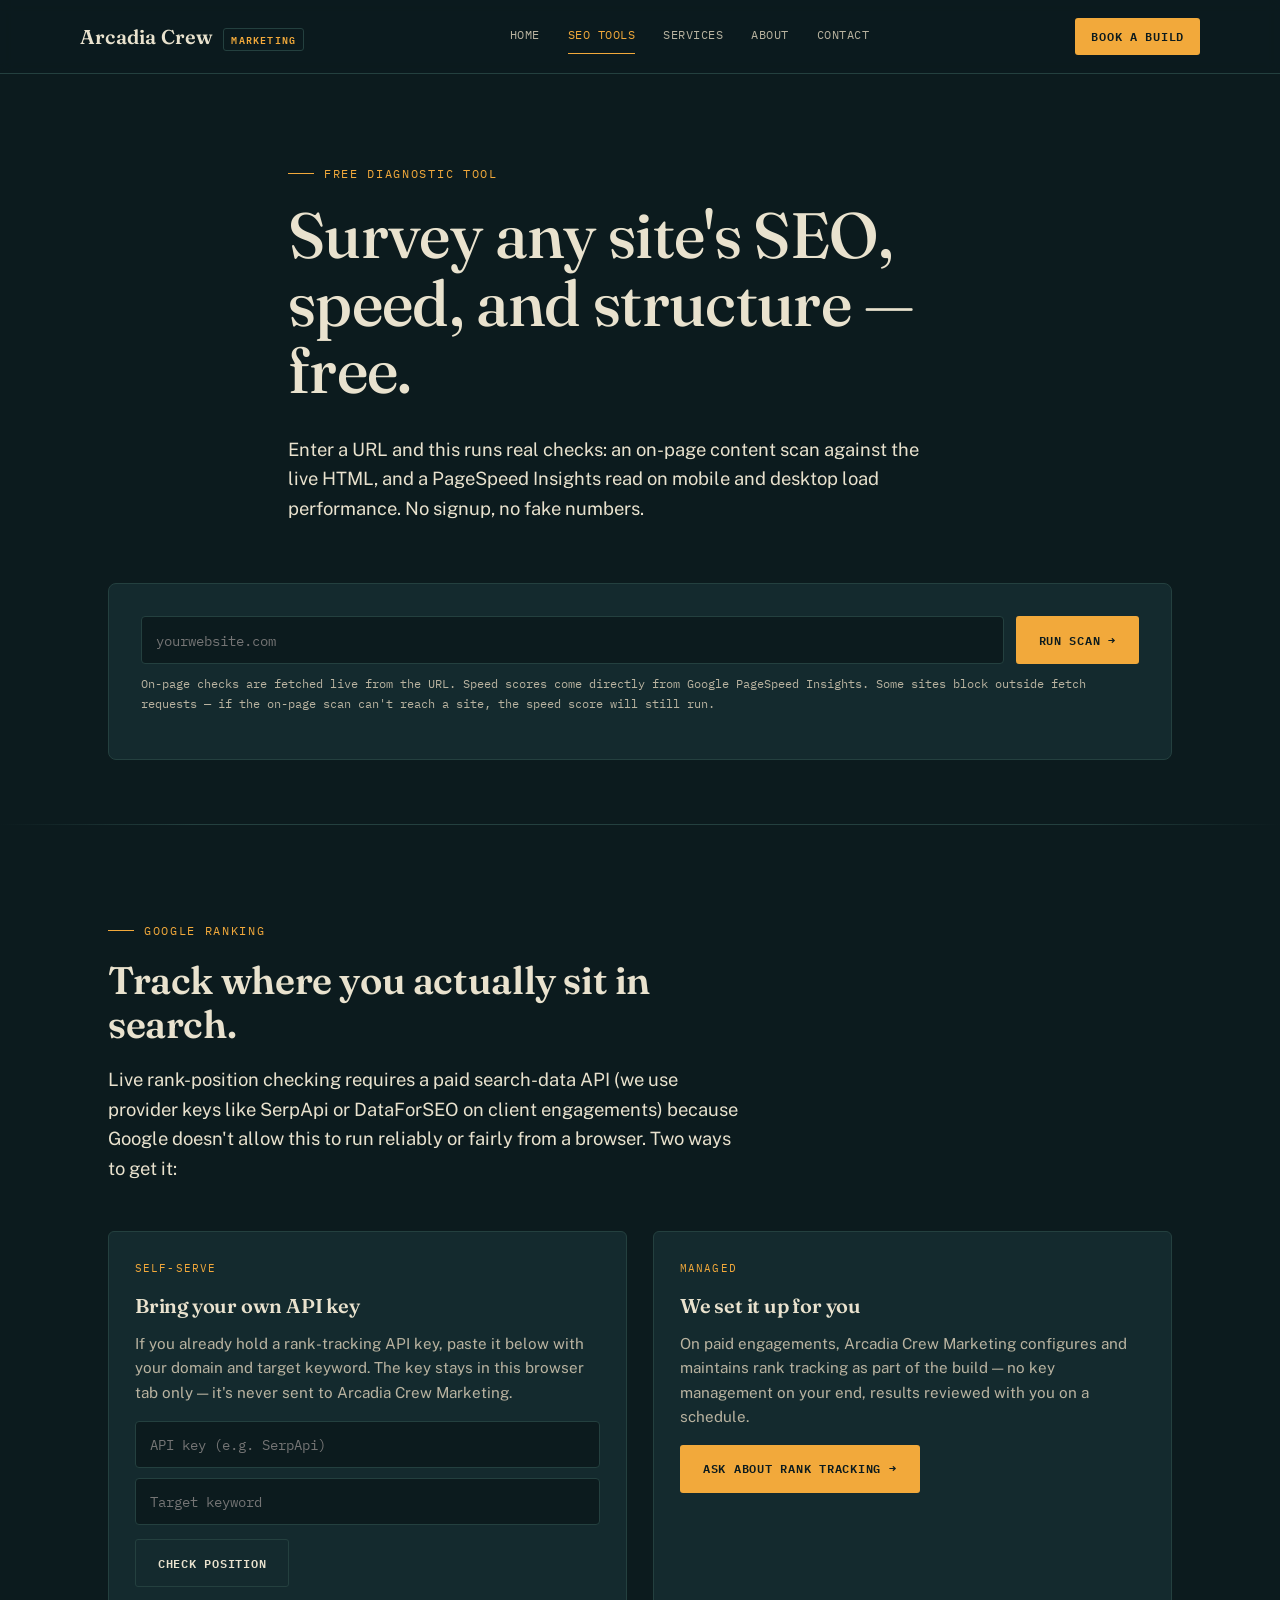
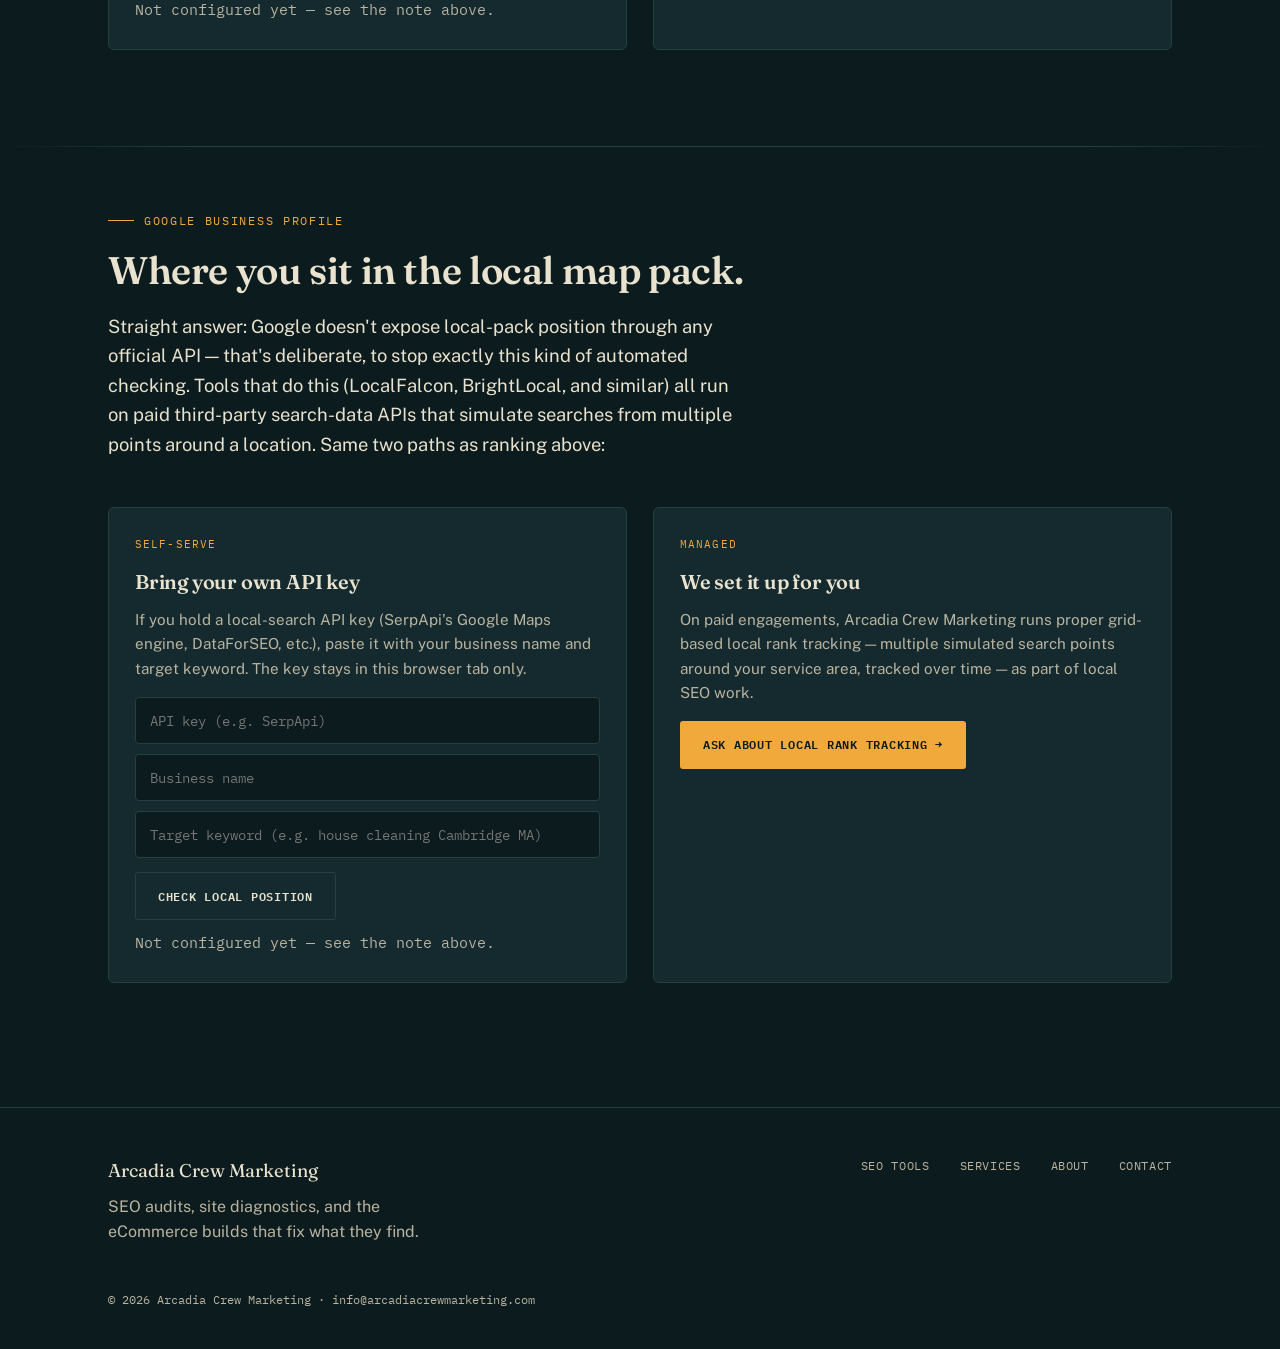
<file: index.html>
<!DOCTYPE html>
<html lang="en">
<head>
<meta charset="UTF-8">
<meta name="viewport" content="width=device-width, initial-scale=1.0">
<title>Free SEO, Speed &amp; Ranking Audit — Arcadia Crew Marketing</title>
<meta name="description" content="Run a free on-page SEO, off-page, PageSpeed, and Google ranking audit on any website with Arcadia Crew Marketing's diagnostic tool.">
<link rel="stylesheet" href="style.css">
</head>
<body>

<header class="site">
  <div class="wrap nav">
    <a href="index.html" class="brand">Arcadia Crew <span>Marketing</span></a>
    <nav class="links">
      <a href="index.html">Home</a>
      <a href="tools.html" class="active">SEO Tools</a>
      <a href="services.html">Services</a>
      <a href="about.html">About</a>
      <a href="contact.html">Contact</a>
    </nav>
    <a href="contact.html" class="nav-cta">Book a build</a>
  </div>
</header>

<section class="hero" style="padding-bottom:30px;">
  <div class="wrap" style="max-width:760px;">
    <p class="eyebrow">Free diagnostic tool</p>
    <h1>Survey any site's SEO, speed, and structure — free.</h1>
    <p class="lede">Enter a URL and this runs real checks: an on-page content scan against the live HTML, and a PageSpeed Insights read on mobile and desktop load performance. No signup, no fake numbers.</p>
  </div>
</section>

<section class="tight" style="padding-top:0;">
  <div class="wrap">
    <div class="tool-panel">
      <div class="field-row">
        <input type="text" id="urlInput" placeholder="yourwebsite.com" autocomplete="off">
        <button class="btn btn-primary" id="scanBtn" type="button">Run scan →</button>
      </div>
      <p class="tool-note">On-page checks are fetched live from the URL. Speed scores come directly from Google PageSpeed Insights. Some sites block outside fetch requests — if the on-page scan can't reach a site, the speed score will still run.</p>

      <div class="loading" id="loadingRow"><span class="spinner"></span> Surveying the terrain — this can take up to 30 seconds…</div>
      <div class="error-box" id="errorBox"></div>

      <div class="report" id="report">

        <div class="score-card" id="overallCard" style="margin-bottom:20px; padding:28px;">
          <div class="score" id="scoreOverall" style="font-size:3.4rem;">–</div>
          <div class="lbl">Overall SEO score</div>
          <p class="tool-note" id="overallNote" style="margin-top:10px;"></p>
        </div>

        <div class="report-grid">
          <div class="score-card">
            <div class="score" id="scoreMobile">–</div>
            <div class="lbl">Mobile speed</div>
          </div>
          <div class="score-card">
            <div class="score" id="scoreDesktop">–</div>
            <div class="lbl">Desktop speed</div>
          </div>
          <div class="score-card">
            <div class="score" id="scoreOnpage">–</div>
            <div class="lbl">On-page score</div>
          </div>
        </div>

        <h3>On-page findings</h3>
        <ul class="check-list" id="onpageList"></ul>

      </div>
    </div>
  </div>
</section>

<hr class="divider">

<section>
  <div class="wrap">
    <div class="section-head">
      <p class="eyebrow">Google ranking</p>
      <h2>Track where you actually sit in search.</h2>
      <p class="lede">Live rank-position checking requires a paid search-data API (we use provider keys like SerpApi or DataForSEO on client engagements) because Google doesn't allow this to run reliably or fairly from a browser. Two ways to get it:</p>
    </div>
    <div class="grid-2">
      <div class="card">
        <span class="tag">Self-serve</span>
        <h3>Bring your own API key</h3>
        <p>If you already hold a rank-tracking API key, paste it below with your domain and target keyword. The key stays in this browser tab only — it's never sent to Arcadia Crew Marketing.</p>
        <div class="field-row" style="margin-top:16px;">
          <input type="text" id="rankKey" placeholder="API key (e.g. SerpApi)">
        </div>
        <div class="field-row" style="margin-top:10px;">
          <input type="text" id="rankKeyword" placeholder="Target keyword">
        </div>
        <div style="margin-top:14px;">
          <button class="btn btn-ghost" id="rankBtn" type="button">Check position</button>
        </div>
        <p class="tool-note" id="rankNote">Not configured yet — see the note above.</p>
      </div>
      <div class="card">
        <span class="tag">Managed</span>
        <h3>We set it up for you</h3>
        <p>On paid engagements, Arcadia Crew Marketing configures and maintains rank tracking as part of the build — no key management on your end, results reviewed with you on a schedule.</p>
        <a href="contact.html" class="btn btn-primary" style="margin-top:16px;">Ask about rank tracking →</a>
      </div>
    </div>
  </div>
</section>

<hr class="divider">

<section class="tight">
  <div class="wrap">
    <div class="section-head">
      <p class="eyebrow">Google Business Profile</p>
      <h2>Where you sit in the local map pack.</h2>
      <p class="lede">Straight answer: Google doesn't expose local-pack position through any official API — that's deliberate, to stop exactly this kind of automated checking. Tools that do this (LocalFalcon, BrightLocal, and similar) all run on paid third-party search-data APIs that simulate searches from multiple points around a location. Same two paths as ranking above:</p>
    </div>
    <div class="grid-2">
      <div class="card">
        <span class="tag">Self-serve</span>
        <h3>Bring your own API key</h3>
        <p>If you hold a local-search API key (SerpApi's Google Maps engine, DataForSEO, etc.), paste it with your business name and target keyword. The key stays in this browser tab only.</p>
        <div class="field-row" style="margin-top:16px;">
          <input type="text" id="gbpKey" placeholder="API key (e.g. SerpApi)">
        </div>
        <div class="field-row" style="margin-top:10px;">
          <input type="text" id="gbpBusiness" placeholder="Business name">
        </div>
        <div class="field-row" style="margin-top:10px;">
          <input type="text" id="gbpKeyword" placeholder="Target keyword (e.g. house cleaning Cambridge MA)">
        </div>
        <div style="margin-top:14px;">
          <button class="btn btn-ghost" id="gbpBtn" type="button">Check local position</button>
        </div>
        <p class="tool-note" id="gbpNote">Not configured yet — see the note above.</p>
      </div>
      <div class="card">
        <span class="tag">Managed</span>
        <h3>We set it up for you</h3>
        <p>On paid engagements, Arcadia Crew Marketing runs proper grid-based local rank tracking — multiple simulated search points around your service area, tracked over time — as part of local SEO work.</p>
        <a href="contact.html" class="btn btn-primary" style="margin-top:16px;">Ask about local rank tracking →</a>
      </div>
    </div>
  </div>
</section>

<footer>
  <div class="wrap footer-grid">
    <div>
      <div class="footer-brand">Arcadia Crew Marketing</div>
      <p style="margin-top:8px; max-width:36ch;">SEO audits, site diagnostics, and the eCommerce builds that fix what they find.</p>
    </div>
    <nav class="footer-links">
      <a href="tools.html">SEO Tools</a>
      <a href="services.html">Services</a>
      <a href="about.html">About</a>
      <a href="contact.html">Contact</a>
    </nav>
  </div>
  <div class="wrap footer-meta">© <span id="yr"></span> Arcadia Crew Marketing · info@arcadiacrewmarketing.com</div>
</footer>

<script src="script.js"></script>
</body>
</html>
</file>
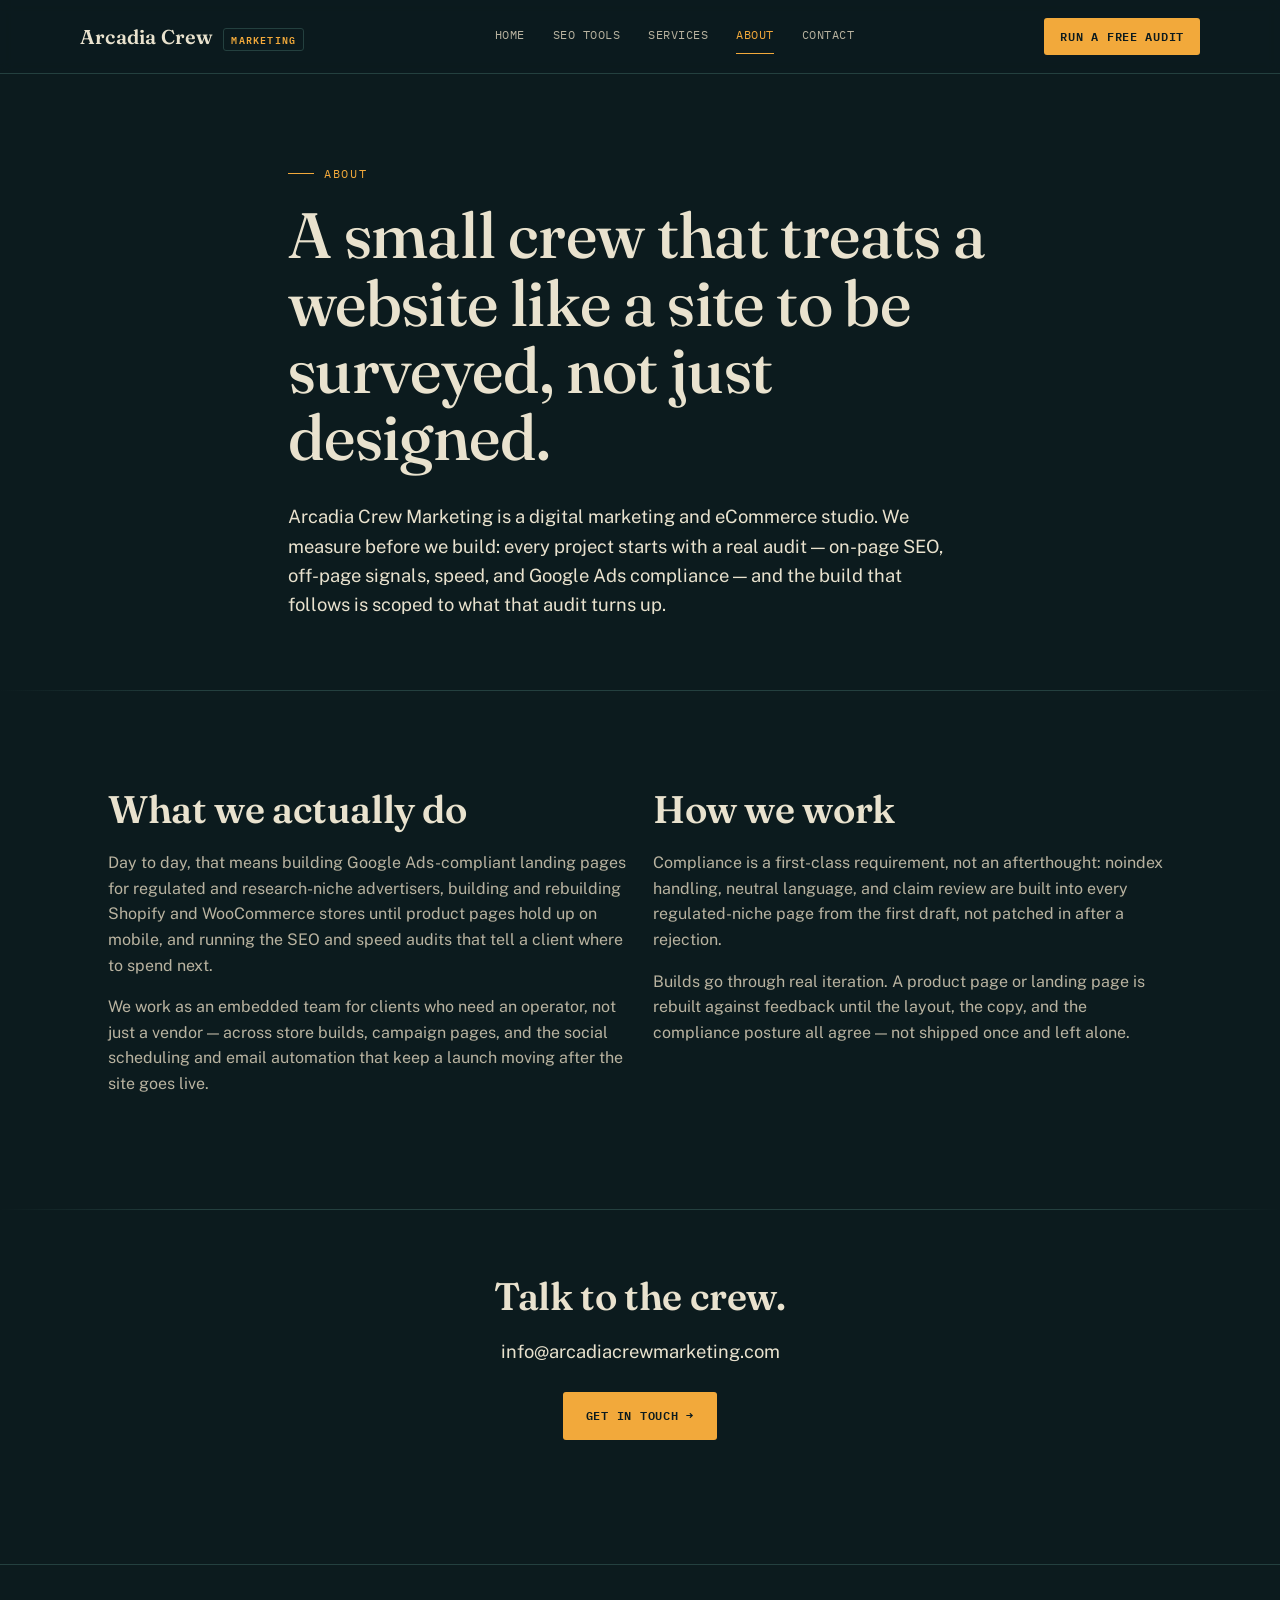
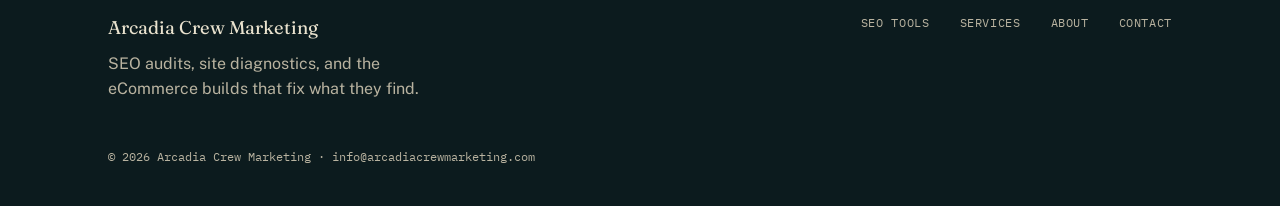
<file: about.html>
<!DOCTYPE html>
<html lang="en">
<head>
<meta charset="UTF-8">
<meta name="viewport" content="width=device-width, initial-scale=1.0">
<title>About — Arcadia Crew Marketing</title>
<meta name="description" content="Arcadia Crew Marketing is a freelance digital marketing and eCommerce studio building SEO-compliant landing pages, Shopify stores, and audit tooling.">
<link rel="stylesheet" href="style.css">
</head>
<body>

<header class="site">
  <div class="wrap nav">
    <a href="index.html" class="brand">Arcadia Crew <span>Marketing</span></a>
    <nav class="links">
      <a href="index.html">Home</a>
      <a href="tools.html">SEO Tools</a>
      <a href="services.html">Services</a>
      <a href="about.html" class="active">About</a>
      <a href="contact.html">Contact</a>
    </nav>
    <a href="tools.html" class="nav-cta">Run a free audit</a>
  </div>
</header>

<section class="hero" style="padding-bottom:40px;">
  <div class="wrap" style="max-width:760px;">
    <p class="eyebrow">About</p>
    <h1>A small crew that treats a website like a site to be surveyed, not just designed.</h1>
    <p class="lede">Arcadia Crew Marketing is a digital marketing and eCommerce studio. We measure before we build: every project starts with a real audit — on-page SEO, off-page signals, speed, and Google Ads compliance — and the build that follows is scoped to what that audit turns up.</p>
  </div>
</section>

<hr class="divider">

<section>
  <div class="wrap grid-2">
    <div>
      <h2>What we actually do</h2>
      <p>Day to day, that means building Google Ads-compliant landing pages for regulated and research-niche advertisers, building and rebuilding Shopify and WooCommerce stores until product pages hold up on mobile, and running the SEO and speed audits that tell a client where to spend next.</p>
      <p>We work as an embedded team for clients who need an operator, not just a vendor — across store builds, campaign pages, and the social scheduling and email automation that keep a launch moving after the site goes live.</p>
    </div>
    <div>
      <h2>How we work</h2>
      <p>Compliance is a first-class requirement, not an afterthought: noindex handling, neutral language, and claim review are built into every regulated-niche page from the first draft, not patched in after a rejection.</p>
      <p>Builds go through real iteration. A product page or landing page is rebuilt against feedback until the layout, the copy, and the compliance posture all agree — not shipped once and left alone.</p>
    </div>
  </div>
</section>

<hr class="divider">

<section class="tight" style="text-align:center;">
  <div class="wrap">
    <h2>Talk to the crew.</h2>
    <p class="lede" style="margin:0 auto 26px;">info@arcadiacrewmarketing.com</p>
    <a href="contact.html" class="btn btn-primary">Get in touch →</a>
  </div>
</section>

<footer>
  <div class="wrap footer-grid">
    <div>
      <div class="footer-brand">Arcadia Crew Marketing</div>
      <p style="margin-top:8px; max-width:36ch;">SEO audits, site diagnostics, and the eCommerce builds that fix what they find.</p>
    </div>
    <nav class="footer-links">
      <a href="tools.html">SEO Tools</a>
      <a href="services.html">Services</a>
      <a href="about.html">About</a>
      <a href="contact.html">Contact</a>
    </nav>
  </div>
  <div class="wrap footer-meta">© <span id="yr"></span> Arcadia Crew Marketing · info@arcadiacrewmarketing.com</div>
</footer>

<script src="script.js"></script>
</body>
</html>
</file>
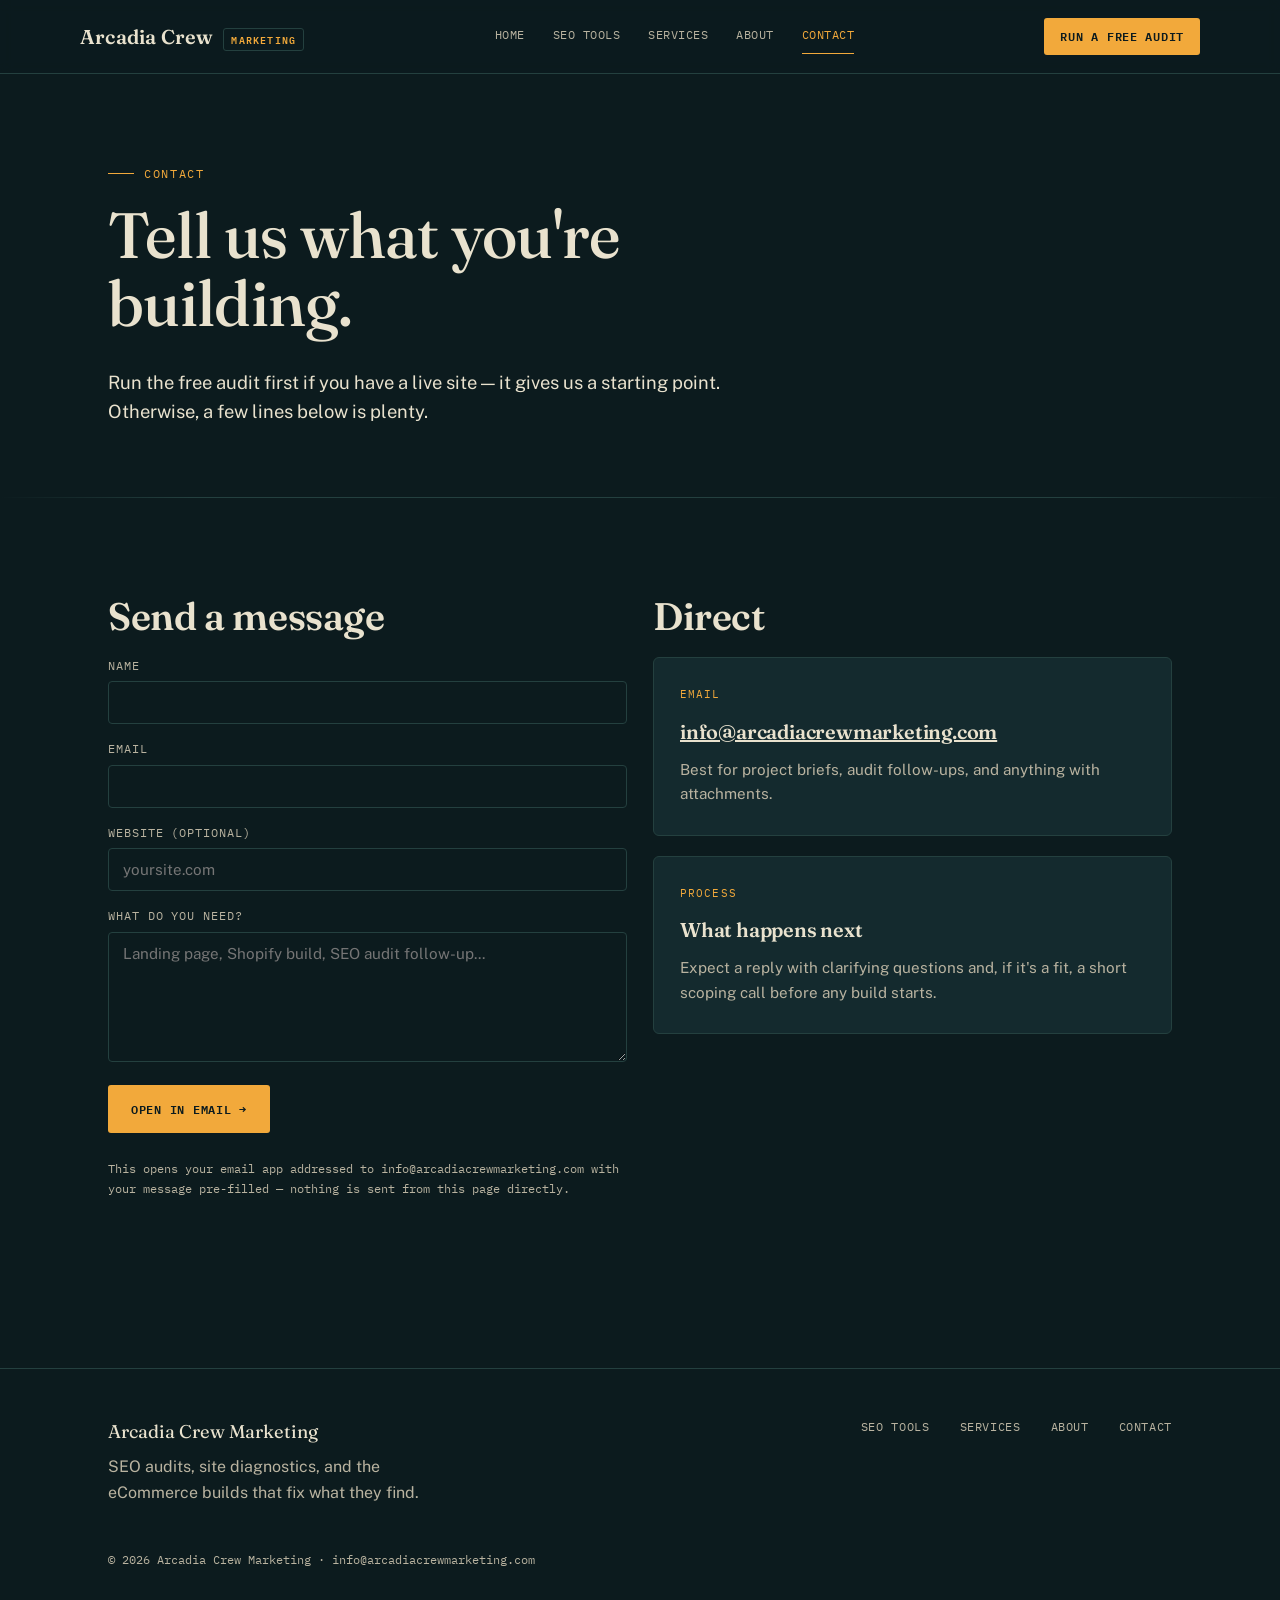
<file: contact.html>
<!DOCTYPE html>
<html lang="en">
<head>
<meta charset="UTF-8">
<meta name="viewport" content="width=device-width, initial-scale=1.0">
<title>Contact — Arcadia Crew Marketing</title>
<meta name="description" content="Get in touch with Arcadia Crew Marketing at info@arcadiacrewmarketing.com for SEO audits, landing pages, and eCommerce builds.">
<link rel="stylesheet" href="style.css">
</head>
<body>

<header class="site">
  <div class="wrap nav">
    <a href="index.html" class="brand">Arcadia Crew <span>Marketing</span></a>
    <nav class="links">
      <a href="index.html">Home</a>
      <a href="tools.html">SEO Tools</a>
      <a href="services.html">Services</a>
      <a href="about.html">About</a>
      <a href="contact.html" class="active">Contact</a>
    </nav>
    <a href="tools.html" class="nav-cta">Run a free audit</a>
  </div>
</header>

<section class="hero" style="padding-bottom:40px;">
  <div class="wrap">
    <p class="eyebrow">Contact</p>
    <h1 style="max-width:16ch;">Tell us what you're building.</h1>
    <p class="lede">Run the free audit first if you have a live site — it gives us a starting point. Otherwise, a few lines below is plenty.</p>
  </div>
</section>

<hr class="divider">

<section>
  <div class="wrap grid-2">
    <div>
      <h2>Send a message</h2>
      <form class="contact-form" id="contactForm">
        <div>
          <label for="name">Name</label>
          <input type="text" id="name" name="name" required>
        </div>
        <div>
          <label for="email">Email</label>
          <input type="email" id="email" name="email" required>
        </div>
        <div>
          <label for="site">Website (optional)</label>
          <input type="text" id="site" name="site" placeholder="yoursite.com">
        </div>
        <div>
          <label for="message">What do you need?</label>
          <textarea id="message" name="message" required placeholder="Landing page, Shopify build, SEO audit follow-up..."></textarea>
        </div>
        <button type="submit" class="btn btn-primary" style="align-self:flex-start;">Open in email →</button>
        <p class="tool-note">This opens your email app addressed to info@arcadiacrewmarketing.com with your message pre-filled — nothing is sent from this page directly.</p>
      </form>
    </div>
    <div>
      <h2>Direct</h2>
      <div class="card" style="margin-bottom:20px;">
        <span class="tag">Email</span>
        <h3><a href="mailto:info@arcadiacrewmarketing.com">info@arcadiacrewmarketing.com</a></h3>
        <p>Best for project briefs, audit follow-ups, and anything with attachments.</p>
      </div>
      <div class="card">
        <span class="tag">Process</span>
        <h3>What happens next</h3>
        <p>Expect a reply with clarifying questions and, if it's a fit, a short scoping call before any build starts.</p>
      </div>
    </div>
  </div>
</section>

<footer>
  <div class="wrap footer-grid">
    <div>
      <div class="footer-brand">Arcadia Crew Marketing</div>
      <p style="margin-top:8px; max-width:36ch;">SEO audits, site diagnostics, and the eCommerce builds that fix what they find.</p>
    </div>
    <nav class="footer-links">
      <a href="tools.html">SEO Tools</a>
      <a href="services.html">Services</a>
      <a href="about.html">About</a>
      <a href="contact.html">Contact</a>
    </nav>
  </div>
  <div class="wrap footer-meta">© <span id="yr"></span> Arcadia Crew Marketing · info@arcadiacrewmarketing.com</div>
</footer>

<script src="script.js"></script>
</body>
</html>
</file>
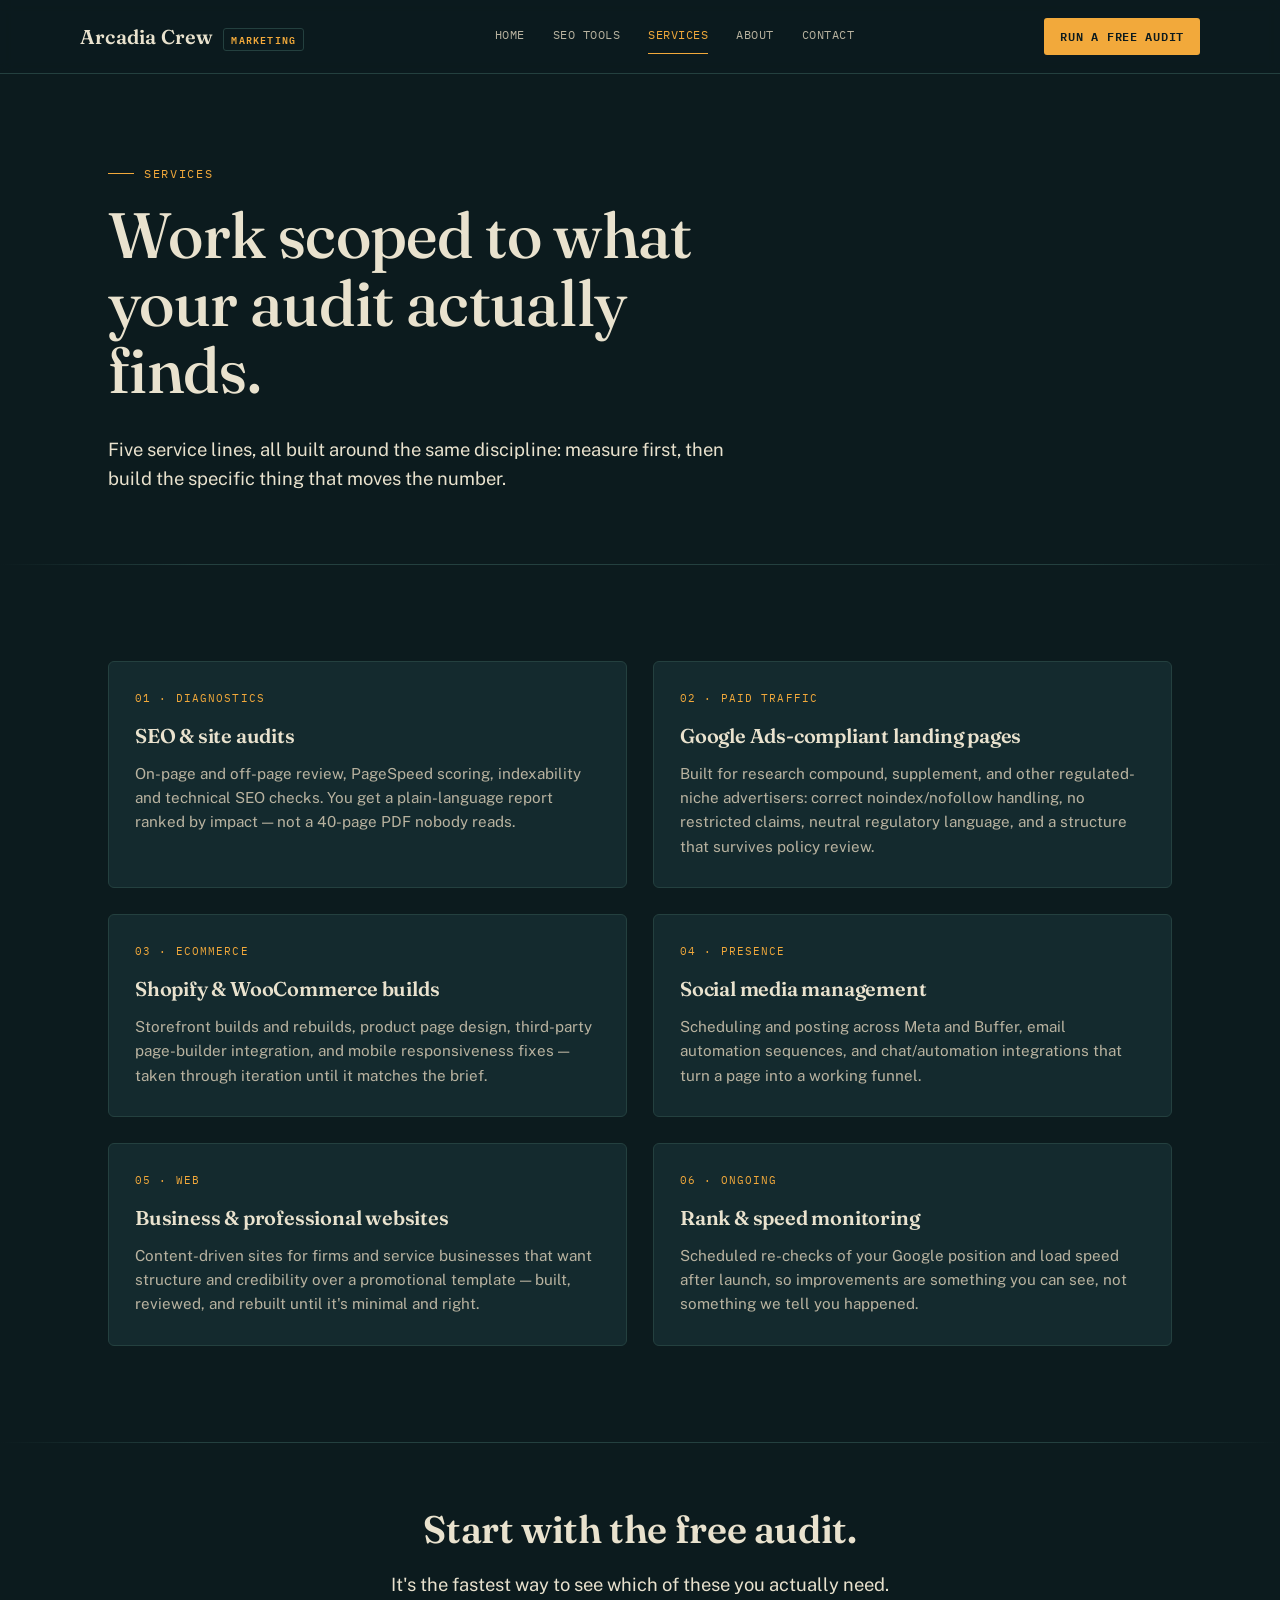
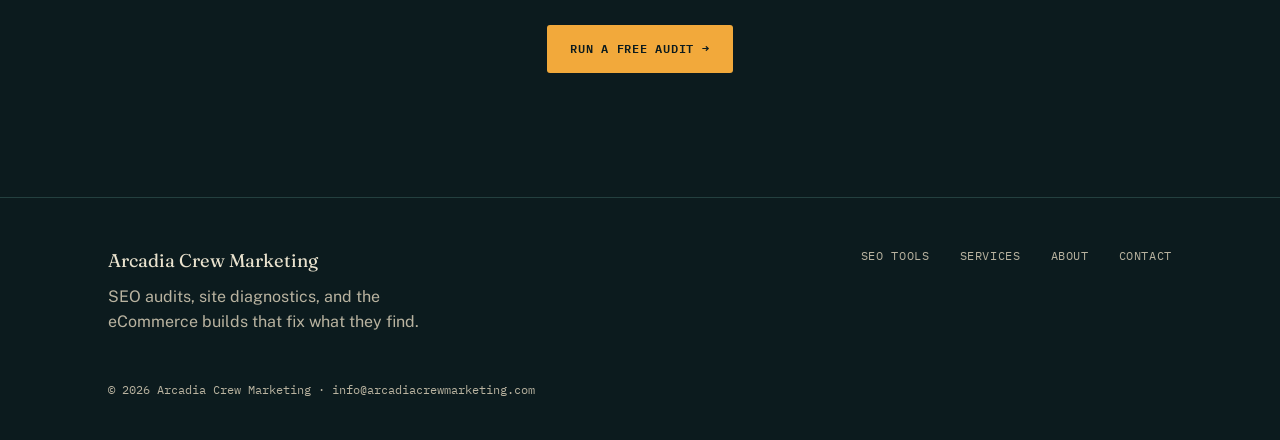
<file: services.html>
<!DOCTYPE html>
<html lang="en">
<head>
<meta charset="UTF-8">
<meta name="viewport" content="width=device-width, initial-scale=1.0">
<title>Services — Arcadia Crew Marketing</title>
<meta name="description" content="SEO audits, Google Ads-compliant landing pages, Shopify and WooCommerce builds, and social media management from Arcadia Crew Marketing.">
<link rel="stylesheet" href="style.css">
</head>
<body>

<header class="site">
  <div class="wrap nav">
    <a href="index.html" class="brand">Arcadia Crew <span>Marketing</span></a>
    <nav class="links">
      <a href="index.html">Home</a>
      <a href="tools.html">SEO Tools</a>
      <a href="services.html" class="active">Services</a>
      <a href="about.html">About</a>
      <a href="contact.html">Contact</a>
    </nav>
    <a href="tools.html" class="nav-cta">Run a free audit</a>
  </div>
</header>

<section class="hero" style="padding-bottom:40px;">
  <div class="wrap">
    <p class="eyebrow">Services</p>
    <h1 style="max-width:16ch;">Work scoped to what your audit actually finds.</h1>
    <p class="lede">Five service lines, all built around the same discipline: measure first, then build the specific thing that moves the number.</p>
  </div>
</section>

<hr class="divider">

<section>
  <div class="wrap grid-2">
    <div class="card">
      <span class="tag">01 · Diagnostics</span>
      <h3>SEO &amp; site audits</h3>
      <p>On-page and off-page review, PageSpeed scoring, indexability and technical SEO checks. You get a plain-language report ranked by impact — not a 40-page PDF nobody reads.</p>
    </div>
    <div class="card">
      <span class="tag">02 · Paid traffic</span>
      <h3>Google Ads-compliant landing pages</h3>
      <p>Built for research compound, supplement, and other regulated-niche advertisers: correct noindex/nofollow handling, no restricted claims, neutral regulatory language, and a structure that survives policy review.</p>
    </div>
    <div class="card">
      <span class="tag">03 · eCommerce</span>
      <h3>Shopify &amp; WooCommerce builds</h3>
      <p>Storefront builds and rebuilds, product page design, third-party page-builder integration, and mobile responsiveness fixes — taken through iteration until it matches the brief.</p>
    </div>
    <div class="card">
      <span class="tag">04 · Presence</span>
      <h3>Social media management</h3>
      <p>Scheduling and posting across Meta and Buffer, email automation sequences, and chat/automation integrations that turn a page into a working funnel.</p>
    </div>
    <div class="card">
      <span class="tag">05 · Web</span>
      <h3>Business &amp; professional websites</h3>
      <p>Content-driven sites for firms and service businesses that want structure and credibility over a promotional template — built, reviewed, and rebuilt until it's minimal and right.</p>
    </div>
    <div class="card">
      <span class="tag">06 · Ongoing</span>
      <h3>Rank &amp; speed monitoring</h3>
      <p>Scheduled re-checks of your Google position and load speed after launch, so improvements are something you can see, not something we tell you happened.</p>
    </div>
  </div>
</section>

<hr class="divider">

<section class="tight" style="text-align:center;">
  <div class="wrap">
    <h2>Start with the free audit.</h2>
    <p class="lede" style="margin:0 auto 26px;">It's the fastest way to see which of these you actually need.</p>
    <a href="tools.html" class="btn btn-primary">Run a free audit →</a>
  </div>
</section>

<footer>
  <div class="wrap footer-grid">
    <div>
      <div class="footer-brand">Arcadia Crew Marketing</div>
      <p style="margin-top:8px; max-width:36ch;">SEO audits, site diagnostics, and the eCommerce builds that fix what they find.</p>
    </div>
    <nav class="footer-links">
      <a href="tools.html">SEO Tools</a>
      <a href="services.html">Services</a>
      <a href="about.html">About</a>
      <a href="contact.html">Contact</a>
    </nav>
  </div>
  <div class="wrap footer-meta">© <span id="yr"></span> Arcadia Crew Marketing · info@arcadiacrewmarketing.com</div>
</footer>

<script src="script.js"></script>
</body>
</html>
</file>
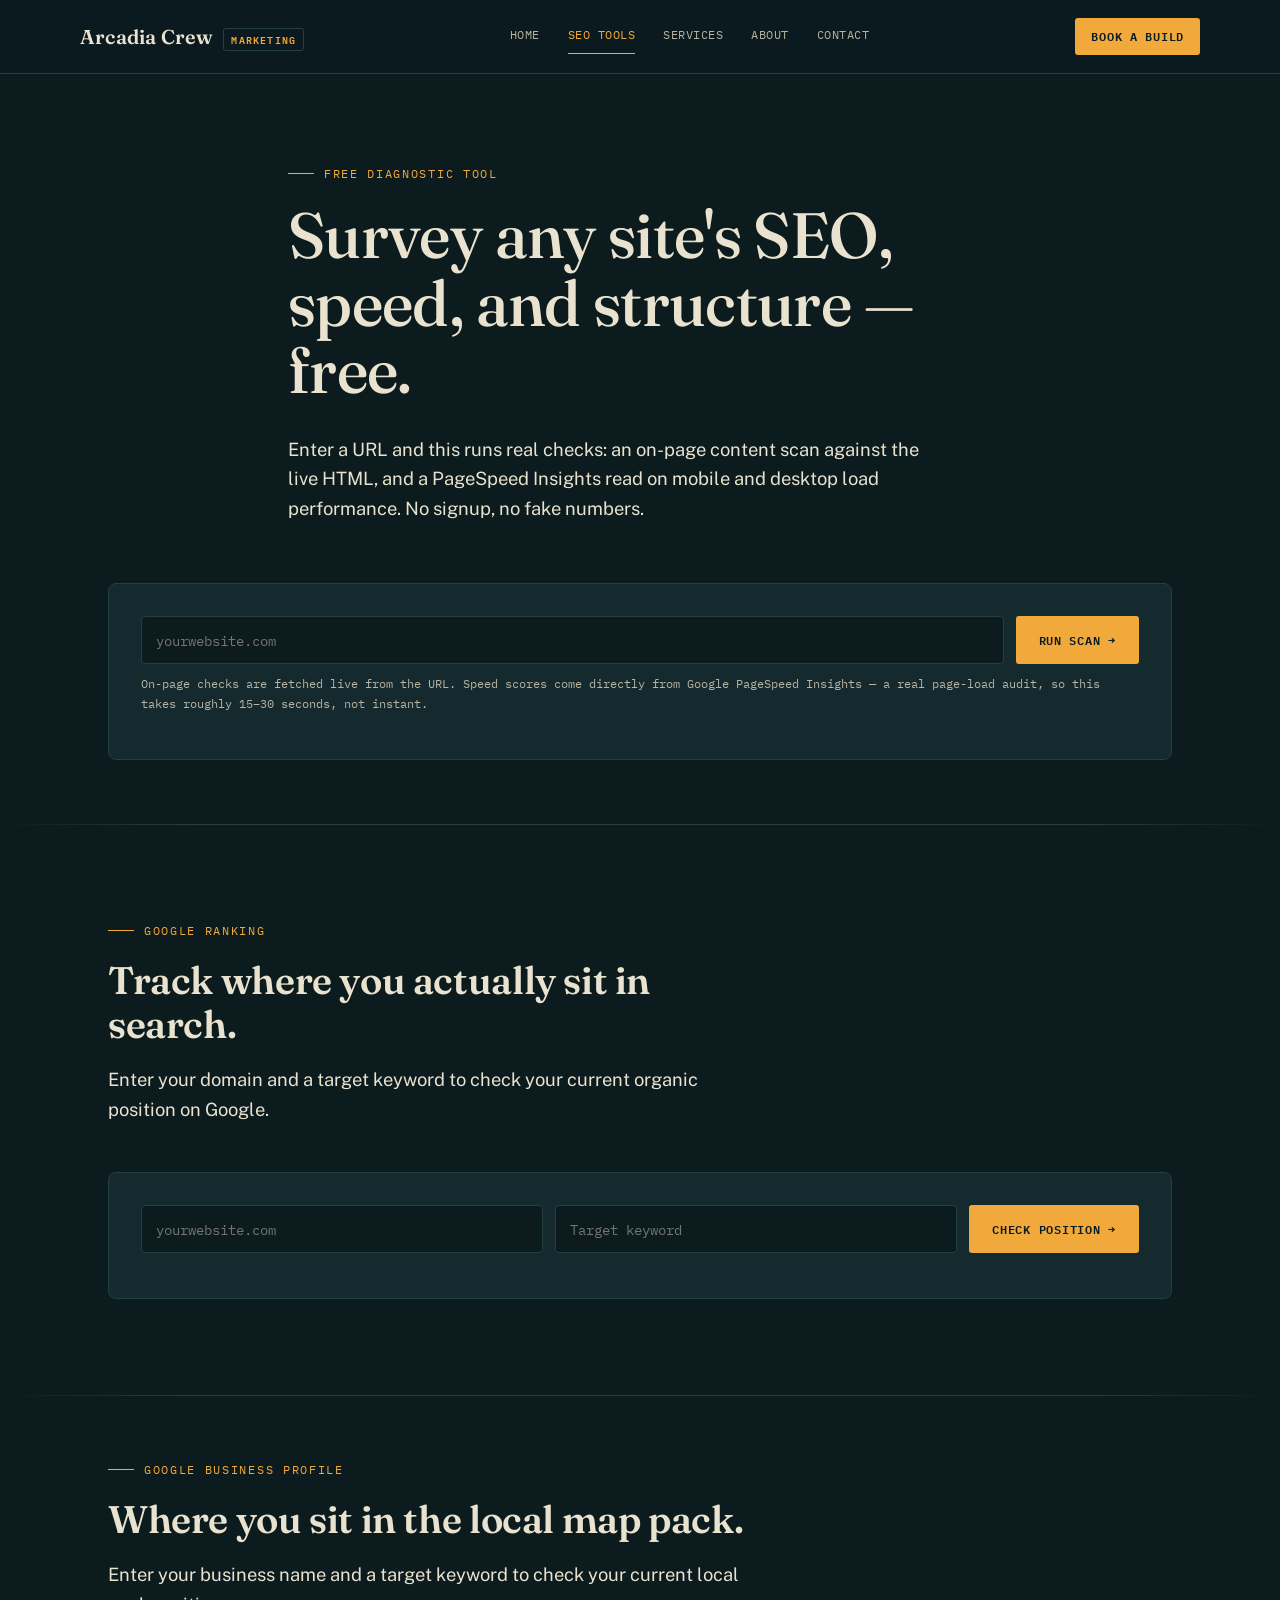
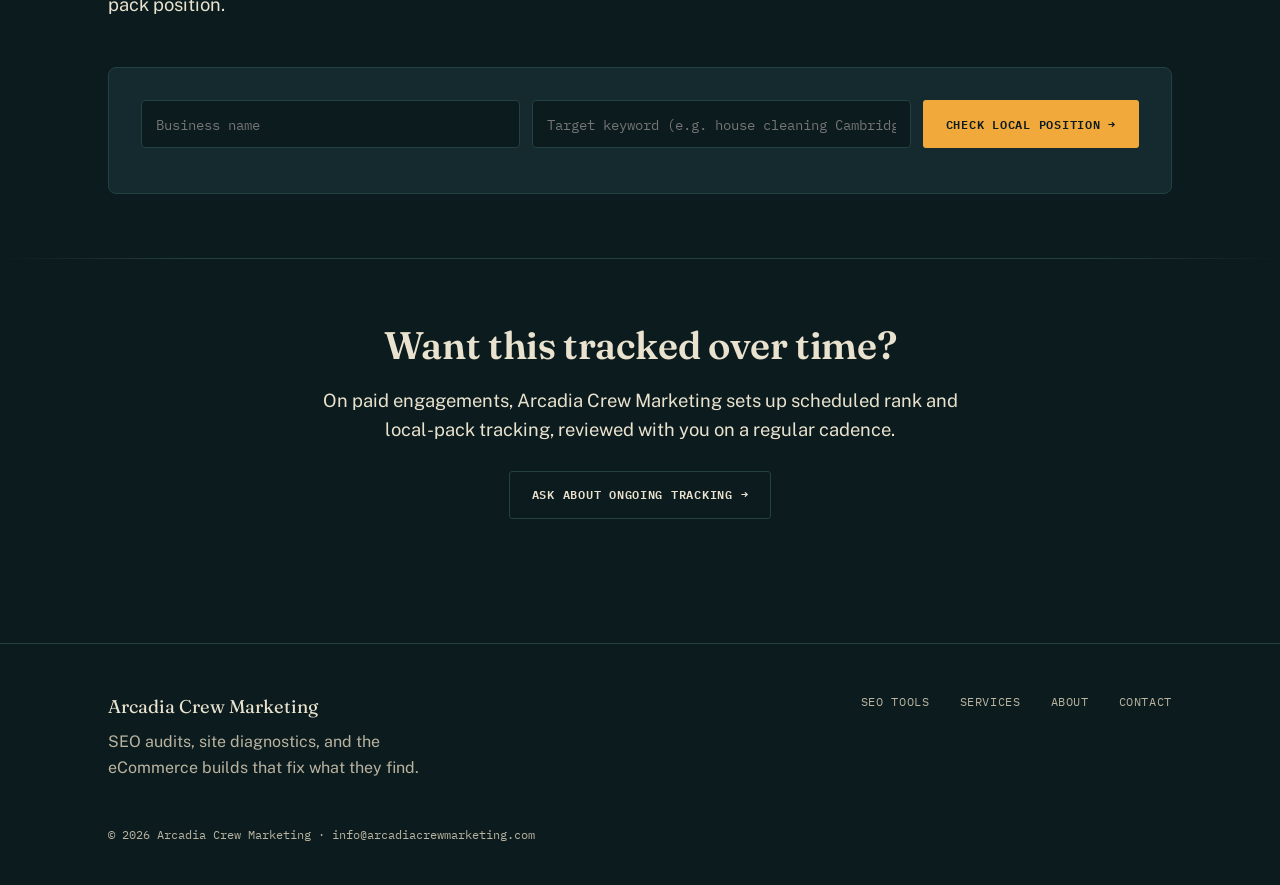
<file: tools.html>
<!DOCTYPE html>
<html lang="en">
<head>
<meta charset="UTF-8">
<meta name="viewport" content="width=device-width, initial-scale=1.0">
<title>Free SEO, Speed &amp; Ranking Audit — Arcadia Crew Marketing</title>
<meta name="description" content="Run a free on-page SEO, off-page, PageSpeed, and Google ranking audit on any website with Arcadia Crew Marketing's diagnostic tool.">
<link rel="stylesheet" href="style.css">
</head>
<body>

<header class="site">
  <div class="wrap nav">
    <a href="index.html" class="brand">Arcadia Crew <span>Marketing</span></a>
    <nav class="links">
      <a href="index.html">Home</a>
      <a href="tools.html" class="active">SEO Tools</a>
      <a href="services.html">Services</a>
      <a href="about.html">About</a>
      <a href="contact.html">Contact</a>
    </nav>
    <a href="contact.html" class="nav-cta">Book a build</a>
  </div>
</header>

<section class="hero" style="padding-bottom:30px;">
  <div class="wrap" style="max-width:760px;">
    <p class="eyebrow">Free diagnostic tool</p>
    <h1>Survey any site's SEO, speed, and structure — free.</h1>
    <p class="lede">Enter a URL and this runs real checks: an on-page content scan against the live HTML, and a PageSpeed Insights read on mobile and desktop load performance. No signup, no fake numbers.</p>
  </div>
</section>

<section class="tight" style="padding-top:0;">
  <div class="wrap">
    <div class="tool-panel">
      <div class="field-row">
        <input type="text" id="urlInput" placeholder="yourwebsite.com" autocomplete="off">
        <button class="btn btn-primary" id="scanBtn" type="button">Run scan →</button>
      </div>
      <p class="tool-note">On-page checks are fetched live from the URL. Speed scores come directly from Google PageSpeed Insights — a real page-load audit, so this takes roughly 15–30 seconds, not instant.</p>

      <div class="loading" id="loadingRow"><span class="spinner"></span> Surveying the terrain — usually 15–30 seconds…</div>
      <div class="error-box" id="errorBox"></div>

      <div class="report" id="report">

        <div class="score-card" id="overallCard" style="margin-bottom:20px; padding:28px;">
          <div class="score" id="scoreOverall" style="font-size:3.4rem;">–</div>
          <div class="lbl">Overall SEO score</div>
          <p class="tool-note" id="overallNote" style="margin-top:10px;"></p>
        </div>

        <div class="grid-2" style="margin-bottom:24px;">
          <div class="score-card">
            <div class="score" id="scoreMobile">–</div>
            <div class="lbl">Mobile speed</div>
          </div>
          <div class="score-card">
            <div class="score" id="scoreDesktop">–</div>
            <div class="lbl">Desktop speed</div>
          </div>
        </div>

        <h3>On-page &amp; off-page findings</h3>
        <ul class="check-list" id="onpageList"></ul>

      </div>
    </div>
  </div>
</section>

<hr class="divider">

<section>
  <div class="wrap">
    <div class="section-head">
      <p class="eyebrow">Google ranking</p>
      <h2>Track where you actually sit in search.</h2>
      <p class="lede">Enter your domain and a target keyword to check your current organic position on Google.</p>
    </div>
    <div class="tool-panel">
      <div class="field-row">
        <input type="text" id="rankDomain" placeholder="yourwebsite.com">
        <input type="text" id="rankKeyword" placeholder="Target keyword">
        <button class="btn btn-primary" id="rankBtn" type="button">Check position →</button>
      </div>
      <p class="tool-note" id="rankNote"></p>
    </div>
  </div>
</section>

<hr class="divider">

<section class="tight">
  <div class="wrap">
    <div class="section-head">
      <p class="eyebrow">Google Business Profile</p>
      <h2>Where you sit in the local map pack.</h2>
      <p class="lede">Enter your business name and a target keyword to check your current local pack position.</p>
    </div>
    <div class="tool-panel">
      <div class="field-row">
        <input type="text" id="gbpBusiness" placeholder="Business name">
        <input type="text" id="gbpKeyword" placeholder="Target keyword (e.g. house cleaning Cambridge MA)">
        <button class="btn btn-primary" id="gbpBtn" type="button">Check local position →</button>
      </div>
      <p class="tool-note" id="gbpNote"></p>
    </div>
  </div>
</section>

<hr class="divider">

<section class="tight" style="text-align:center;">
  <div class="wrap">
    <h2>Want this tracked over time?</h2>
    <p class="lede" style="margin:0 auto 26px;">On paid engagements, Arcadia Crew Marketing sets up scheduled rank and local-pack tracking, reviewed with you on a regular cadence.</p>
    <a href="contact.html" class="btn btn-ghost">Ask about ongoing tracking →</a>
  </div>
</section>

<footer>
  <div class="wrap footer-grid">
    <div>
      <div class="footer-brand">Arcadia Crew Marketing</div>
      <p style="margin-top:8px; max-width:36ch;">SEO audits, site diagnostics, and the eCommerce builds that fix what they find.</p>
    </div>
    <nav class="footer-links">
      <a href="tools.html">SEO Tools</a>
      <a href="services.html">Services</a>
      <a href="about.html">About</a>
      <a href="contact.html">Contact</a>
    </nav>
  </div>
  <div class="wrap footer-meta">© <span id="yr"></span> Arcadia Crew Marketing · info@arcadiacrewmarketing.com</div>
</footer>

<script src="script.js"></script>
</body>
</html>
</file>
<file: style.css>
/* ==========================================================================
   Arcadia Crew Marketing — Design tokens
   Concept: a survey crew charting the terrain of a website. Contour lines,
   field-log typography, and a diagnostic "reading" as the signature motif.
   ========================================================================== */

@import url('https://fonts.googleapis.com/css2?family=Fraunces:opsz,wght@9..144,400;9..144,500;9..144,600;9..144,700&family=Public+Sans:wght@400;500;600;700&family=IBM+Plex+Mono:wght@400;500;600&display=swap');

:root{
  --ink:        #0C1B1E;
  --ink-light:  #142A2E;
  --ink-line:   #24403f;
  --sand:       #E9E2CE;
  --sand-dim:   #b9b3a0;
  --signal:     #F2A93B;
  --moss:       #7FAE86;
  --flare:      #E1573C;

  --display: 'Fraunces', serif;
  --body: 'Public Sans', -apple-system, sans-serif;
  --mono: 'IBM Plex Mono', monospace;

  --max: 1120px;
}

*{ box-sizing: border-box; }

html{ scroll-behavior: smooth; }

body{
  margin:0;
  background: var(--ink);
  color: var(--sand);
  font-family: var(--body);
  font-size: 16px;
  line-height: 1.6;
  -webkit-font-smoothing: antialiased;
}

img{ max-width:100%; display:block; }
a{ color: inherit; }

.wrap{
  max-width: var(--max);
  margin: 0 auto;
  padding: 0 28px;
}

/* Contour-line background texture, used sparingly */
.contours{
  position: absolute;
  inset: 0;
  pointer-events: none;
  opacity: .35;
  background-image:
    repeating-radial-gradient(circle at 15% 20%, transparent 0, transparent 38px, rgba(233,226,206,0.045) 39px, transparent 40px);
}

/* ---------- Header / nav ---------- */
header.site{
  position: sticky;
  top: 0;
  z-index: 40;
  background: rgba(12,27,30,.9);
  backdrop-filter: blur(6px);
  border-bottom: 1px solid var(--ink-line);
}
.nav{
  display:flex;
  align-items:center;
  justify-content: space-between;
  padding: 18px 0;
}
.brand{
  display:flex;
  align-items:baseline;
  gap:10px;
  text-decoration:none;
  font-family: var(--display);
  font-weight: 600;
  font-size: 1.25rem;
  color: var(--sand);
  letter-spacing: .01em;
}
.brand span{
  font-family: var(--mono);
  font-size: .62rem;
  color: var(--signal);
  letter-spacing: .12em;
  text-transform: uppercase;
  border: 1px solid var(--ink-line);
  padding: 3px 7px;
  border-radius: 3px;
}
nav.links{
  display:flex;
  align-items:center;
  gap: 28px;
  font-family: var(--mono);
  font-size: .78rem;
  letter-spacing: .04em;
  text-transform: uppercase;
}
nav.links a{
  text-decoration:none;
  color: var(--sand-dim);
  position: relative;
  padding-bottom: 3px;
  transition: color .15s ease;
}
nav.links a:hover, nav.links a.active{ color: var(--signal); }
nav.links a.active::after{
  content:"";
  position:absolute;
  left:0; right:0; bottom:-6px;
  height:1px;
  background: var(--signal);
}
.nav-cta{
  font-family: var(--mono);
  font-size: .75rem;
  text-transform: uppercase;
  letter-spacing: .06em;
  background: var(--signal);
  color: var(--ink);
  padding: 9px 16px;
  border-radius: 3px;
  text-decoration: none;
  font-weight: 600;
  white-space: nowrap;
}
.menu-toggle{ display:none; }

/* ---------- Buttons ---------- */
.btn{
  display:inline-flex;
  align-items:center;
  gap:8px;
  font-family: var(--mono);
  text-transform: uppercase;
  font-size: .78rem;
  letter-spacing: .06em;
  font-weight: 600;
  padding: 13px 22px;
  border-radius: 3px;
  text-decoration:none;
  cursor:pointer;
  border: 1px solid transparent;
  transition: transform .15s ease, background .15s ease, border-color .15s ease;
}
.btn:active{ transform: translateY(1px); }
.btn-primary{ background: var(--signal); color: var(--ink); }
.btn-primary:hover{ background: #ffbf5c; }
.btn-ghost{ border-color: var(--ink-line); color: var(--sand); background: transparent; }
.btn-ghost:hover{ border-color: var(--signal); color: var(--signal); }

/* ---------- Typography helpers ---------- */
.eyebrow{
  font-family: var(--mono);
  text-transform: uppercase;
  font-size: .75rem;
  letter-spacing: .14em;
  color: var(--signal);
  display:flex;
  align-items:center;
  gap: 10px;
  margin: 0 0 18px;
}
.eyebrow::before{
  content:"";
  width: 26px; height:1px;
  background: var(--signal);
}
h1, h2, h3{
  font-family: var(--display);
  font-weight: 600;
  letter-spacing: -.01em;
  color: var(--sand);
  margin: 0 0 .5em;
}
h1{ font-size: clamp(2.4rem, 5vw, 4rem); line-height: 1.05; font-weight: 500; }
h2{ font-size: clamp(1.7rem, 3vw, 2.5rem); line-height: 1.15; }
h3{ font-size: 1.25rem; }
p{ margin: 0 0 1em; color: var(--sand-dim); }
.lede{ font-size: 1.15rem; color: var(--sand); max-width: 60ch; }

/* ---------- Section rhythm ---------- */
section{ padding: 96px 0; position: relative; }
section.tight{ padding: 64px 0; }
.divider{
  height:1px;
  background: linear-gradient(90deg, transparent, var(--ink-line) 15%, var(--ink-line) 85%, transparent);
  border:0;
  margin:0;
}

/* ---------- Hero ---------- */
.hero{
  padding: 90px 0 70px;
  position: relative;
  overflow:hidden;
}
.hero-grid{
  display:grid;
  grid-template-columns: 1.1fr .9fr;
  gap: 56px;
  align-items:center;
  position:relative;
}
.hero p.lede{ margin-bottom: 30px; }
.hero-actions{ display:flex; gap:14px; flex-wrap:wrap; }

/* Signature scan console */
.console{
  background: var(--ink-light);
  border: 1px solid var(--ink-line);
  border-radius: 6px;
  overflow: hidden;
  font-family: var(--mono);
  font-size: .84rem;
}
.console-bar{
  display:flex;
  align-items:center;
  gap:8px;
  padding: 10px 14px;
  border-bottom: 1px solid var(--ink-line);
  color: var(--sand-dim);
  font-size: .72rem;
  text-transform: uppercase;
  letter-spacing: .08em;
}
.console-bar .dot{ width:7px; height:7px; border-radius:50%; background: var(--ink-line); }
.console-body{ padding: 18px 16px 20px; }
.console-line{
  display:flex;
  justify-content: space-between;
  gap: 12px;
  padding: 7px 0;
  border-bottom: 1px dashed rgba(233,226,206,.08);
  opacity:0;
  transform: translateY(4px);
  animation: reveal .5s ease forwards;
}
.console-line:last-child{ border-bottom:0; }
.console-line .k{ color: var(--sand-dim); }
.console-line .v{ color: var(--sand); font-weight: 600; }
.console-line .v.pass{ color: var(--moss); }
.console-line .v.warn{ color: var(--signal); }
.console-line .v.fail{ color: var(--flare); }
@keyframes reveal{ to{ opacity:1; transform:none; } }
.console-line:nth-child(1){ animation-delay: .15s; }
.console-line:nth-child(2){ animation-delay: .35s; }
.console-line:nth-child(3){ animation-delay: .55s; }
.console-line:nth-child(4){ animation-delay: .75s; }
.console-line:nth-child(5){ animation-delay: .95s; }
.console-line:nth-child(6){ animation-delay: 1.15s; }
.console-foot{
  padding: 12px 16px;
  border-top: 1px solid var(--ink-line);
  color: var(--sand-dim);
  font-size: .72rem;
}
.cursor{ display:inline-block; width:7px; height:14px; background:var(--signal); vertical-align:-2px; animation: blink 1s steps(1) infinite; }
@keyframes blink{ 50%{ opacity:0; } }

/* ---------- Cards / grids ---------- */
.grid-3{ display:grid; grid-template-columns: repeat(3,1fr); gap: 26px; }
.grid-2{ display:grid; grid-template-columns: repeat(2,1fr); gap: 26px; }
.card{
  background: var(--ink-light);
  border: 1px solid var(--ink-line);
  border-radius: 6px;
  padding: 28px 26px;
}
.card .tag{
  font-family: var(--mono);
  font-size: .7rem;
  text-transform: uppercase;
  letter-spacing: .1em;
  color: var(--signal);
  margin-bottom: 12px;
  display:block;
}
.card h3{ margin-bottom: 10px; }
.card p{ margin-bottom: 0; font-size: .95rem; }

.stat-row{ display:flex; gap: 40px; flex-wrap:wrap; margin-top: 40px; }
.stat{ font-family: var(--mono); }
.stat .num{ font-family: var(--display); font-size: 2.2rem; color: var(--signal); display:block; }
.stat .lbl{ font-size: .72rem; text-transform: uppercase; letter-spacing: .08em; color: var(--sand-dim); }

/* ---------- Section header pattern ---------- */
.section-head{ max-width: 640px; margin-bottom: 48px; }

/* ---------- Process list ---------- */
.process{ display:flex; flex-direction:column; }
.process-item{
  display:grid;
  grid-template-columns: 90px 1fr;
  gap: 24px;
  padding: 28px 0;
  border-top: 1px solid var(--ink-line);
}
.process-item:last-child{ border-bottom: 1px solid var(--ink-line); }
.process-item .idx{
  font-family: var(--mono);
  color: var(--signal);
  font-size: .85rem;
}

/* ---------- Tools page ---------- */
.tool-panel{
  background: var(--ink-light);
  border: 1px solid var(--ink-line);
  border-radius: 8px;
  padding: 32px;
}
.field-row{ display:flex; gap: 12px; flex-wrap: wrap; }
.field-row input[type=text], .field-row input[type=url]{
  flex:1;
  min-width: 240px;
  background: var(--ink);
  border: 1px solid var(--ink-line);
  color: var(--sand);
  font-family: var(--mono);
  font-size: .9rem;
  padding: 13px 14px;
  border-radius: 4px;
  outline: none;
}
.field-row input:focus{ border-color: var(--signal); }
.tool-note{ font-family: var(--mono); font-size: .78rem; color: var(--sand-dim); margin-top: 10px; }

.report{ margin-top: 30px; display:none; }
.report.show{ display:block; }
.report-grid{ display:grid; grid-template-columns: repeat(3, 1fr); gap: 18px; margin-bottom: 24px; }
.score-card{
  background: var(--ink);
  border: 1px solid var(--ink-line);
  border-radius: 6px;
  padding: 20px;
  text-align:center;
}
.score-card .score{ font-family: var(--display); font-size: 2.6rem; color: var(--signal); }
.score-card .score.pass{ color: var(--moss); }
.score-card .score.fail{ color: var(--flare); }
.score-card .lbl{ font-family: var(--mono); font-size: .7rem; text-transform: uppercase; letter-spacing: .08em; color: var(--sand-dim); margin-top: 6px; }

.check-list{ list-style:none; margin:0; padding:0; }
.check-list li{
  display:flex;
  justify-content: space-between;
  gap: 16px;
  padding: 12px 0;
  border-bottom: 1px solid var(--ink-line);
  font-size: .92rem;
}
.check-list li:last-child{ border-bottom:0; }
.check-list .status{
  font-family: var(--mono);
  font-size: .72rem;
  text-transform: uppercase;
  letter-spacing: .06em;
  padding: 3px 9px;
  border-radius: 3px;
  white-space:nowrap;
  height: fit-content;
}
.status.pass{ color: var(--moss); background: rgba(127,174,134,.12); }
.status.warn{ color: var(--signal); background: rgba(242,169,59,.12); }
.status.fail{ color: var(--flare); background: rgba(225,87,60,.12); }

.loading{ font-family: var(--mono); font-size: .85rem; color: var(--signal); display:none; align-items:center; gap:10px; margin-top: 20px; }
.loading.show{ display:flex; }
.spinner{
  width:14px; height:14px;
  border: 2px solid var(--ink-line);
  border-top-color: var(--signal);
  border-radius:50%;
  animation: spin .7s linear infinite;
}
@keyframes spin{ to{ transform: rotate(360deg); } }
.error-box{
  border: 1px solid var(--flare);
  background: rgba(225,87,60,.08);
  color: var(--sand);
  padding: 14px 16px;
  border-radius: 5px;
  font-size: .9rem;
  margin-top: 20px;
  display:none;
}
.error-box.show{ display:block; }

/* ---------- Form ---------- */
form.contact-form{ display:flex; flex-direction:column; gap: 16px; max-width: 560px; }
form.contact-form label{
  font-family: var(--mono);
  font-size: .72rem;
  text-transform: uppercase;
  letter-spacing: .08em;
  color: var(--sand-dim);
  margin-bottom: 6px;
  display:block;
}
form.contact-form input, form.contact-form textarea{
  width:100%;
  background: var(--ink);
  border: 1px solid var(--ink-line);
  color: var(--sand);
  font-family: var(--body);
  font-size: .95rem;
  padding: 12px 14px;
  border-radius: 4px;
  outline:none;
}
form.contact-form input:focus, form.contact-form textarea:focus{ border-color: var(--signal); }
form.contact-form textarea{ resize: vertical; min-height: 130px; }

/* ---------- Footer ---------- */
footer{
  border-top: 1px solid var(--ink-line);
  padding: 48px 0 40px;
  margin-top: 60px;
}
.footer-grid{
  display:flex;
  justify-content: space-between;
  align-items:flex-start;
  flex-wrap:wrap;
  gap: 30px;
}
.footer-brand{ font-family: var(--display); font-size: 1.15rem; }
.footer-links{ display:flex; gap: 30px; font-family: var(--mono); font-size: .78rem; text-transform:uppercase; letter-spacing:.05em; }
.footer-links a{ text-decoration:none; color: var(--sand-dim); }
.footer-links a:hover{ color: var(--signal); }
.footer-meta{ font-family: var(--mono); font-size: .72rem; color: var(--sand-dim); margin-top: 30px; }

/* ---------- Responsive ---------- */
@media (max-width: 860px){
  .hero-grid{ grid-template-columns: 1fr; }
  .grid-3, .grid-2, .report-grid{ grid-template-columns: 1fr; }
  nav.links{ display:none; }
  .menu-toggle{ display:block; background:none; border:1px solid var(--ink-line); color:var(--sand); border-radius:4px; padding:8px 12px; font-family: var(--mono); font-size:.75rem; }
  .process-item{ grid-template-columns: 1fr; gap: 6px; }
}

@media (prefers-reduced-motion: reduce){
  *{ animation-duration: .01ms !important; animation-iteration-count: 1 !important; transition-duration: .01ms !important; }
}
</file>
